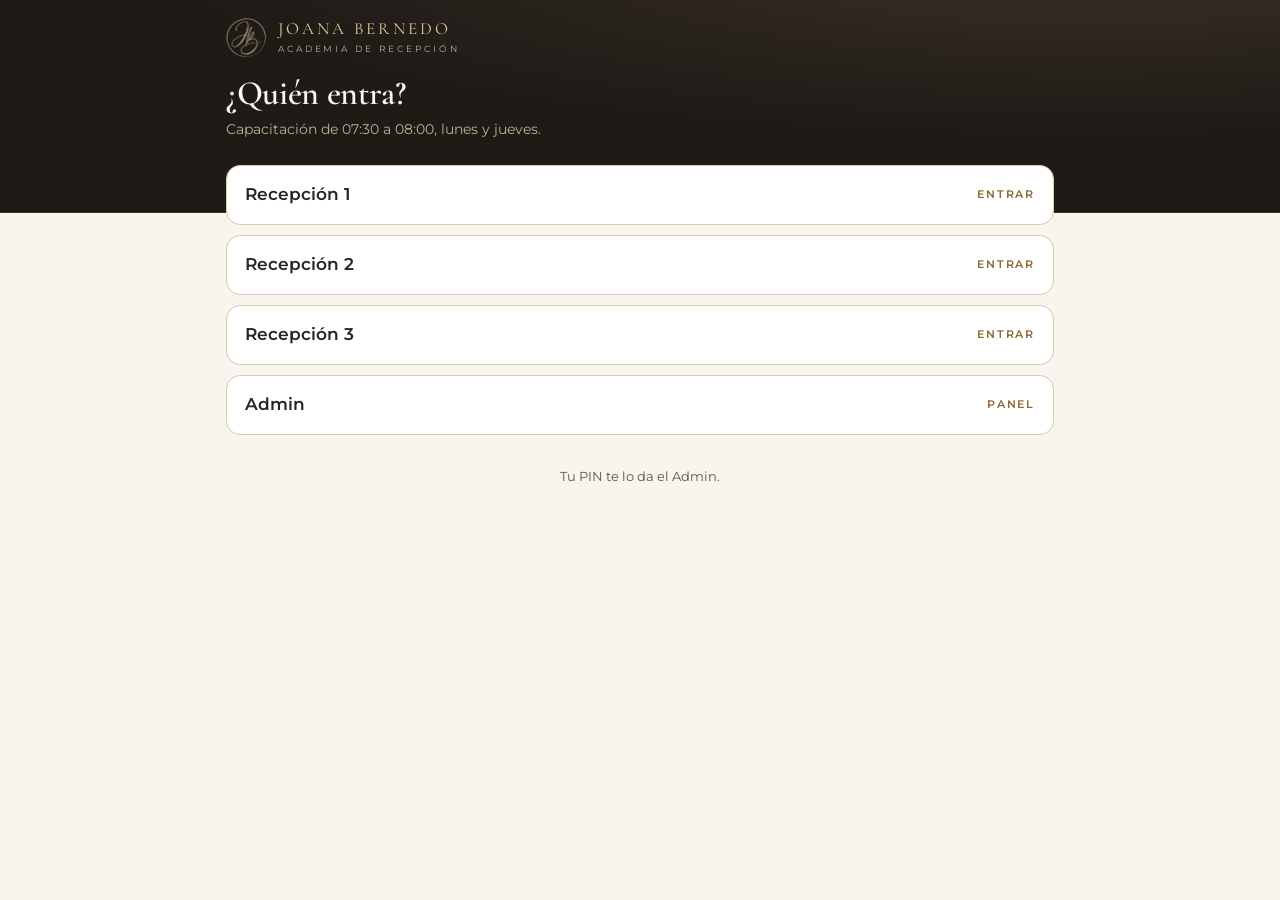
<file: index.html>
<!doctype html>
<html lang="es">
<head>
<meta charset="utf-8">
<meta name="viewport" content="width=device-width, initial-scale=1, viewport-fit=cover">
<meta name="theme-color" content="#1E1A16">
<meta name="robots" content="noindex">
<title>Academia de Recepción</title>
<link rel="preconnect" href="https://fonts.googleapis.com">
<link rel="preconnect" href="https://fonts.gstatic.com" crossorigin>
<link href="https://fonts.googleapis.com/css2?family=Cormorant+Garamond:wght@500;600;700&family=Montserrat:wght@400;500;600;700&display=swap" rel="stylesheet">
<link rel="stylesheet" href="css/academia.css?v=10">
</head>
<body>
<div id="app" aria-live="polite"></div>
<script src="js/config.js?v=10"></script>
<script src="js/datos.js?v=10"></script>
<script src="js/ilustraciones.js?v=10"></script>
<script src="js/modulos.js?v=10"></script>
<script src="js/modulos-9-12.js?v=10"></script>
<script src="js/modulos-13-16.js?v=10"></script>
<script src="js/modulos-17-20.js?v=10"></script>
<script src="js/narracion.js?v=10"></script>
<script src="js/app.js?v=10"></script>
</body>
</html>
</file>
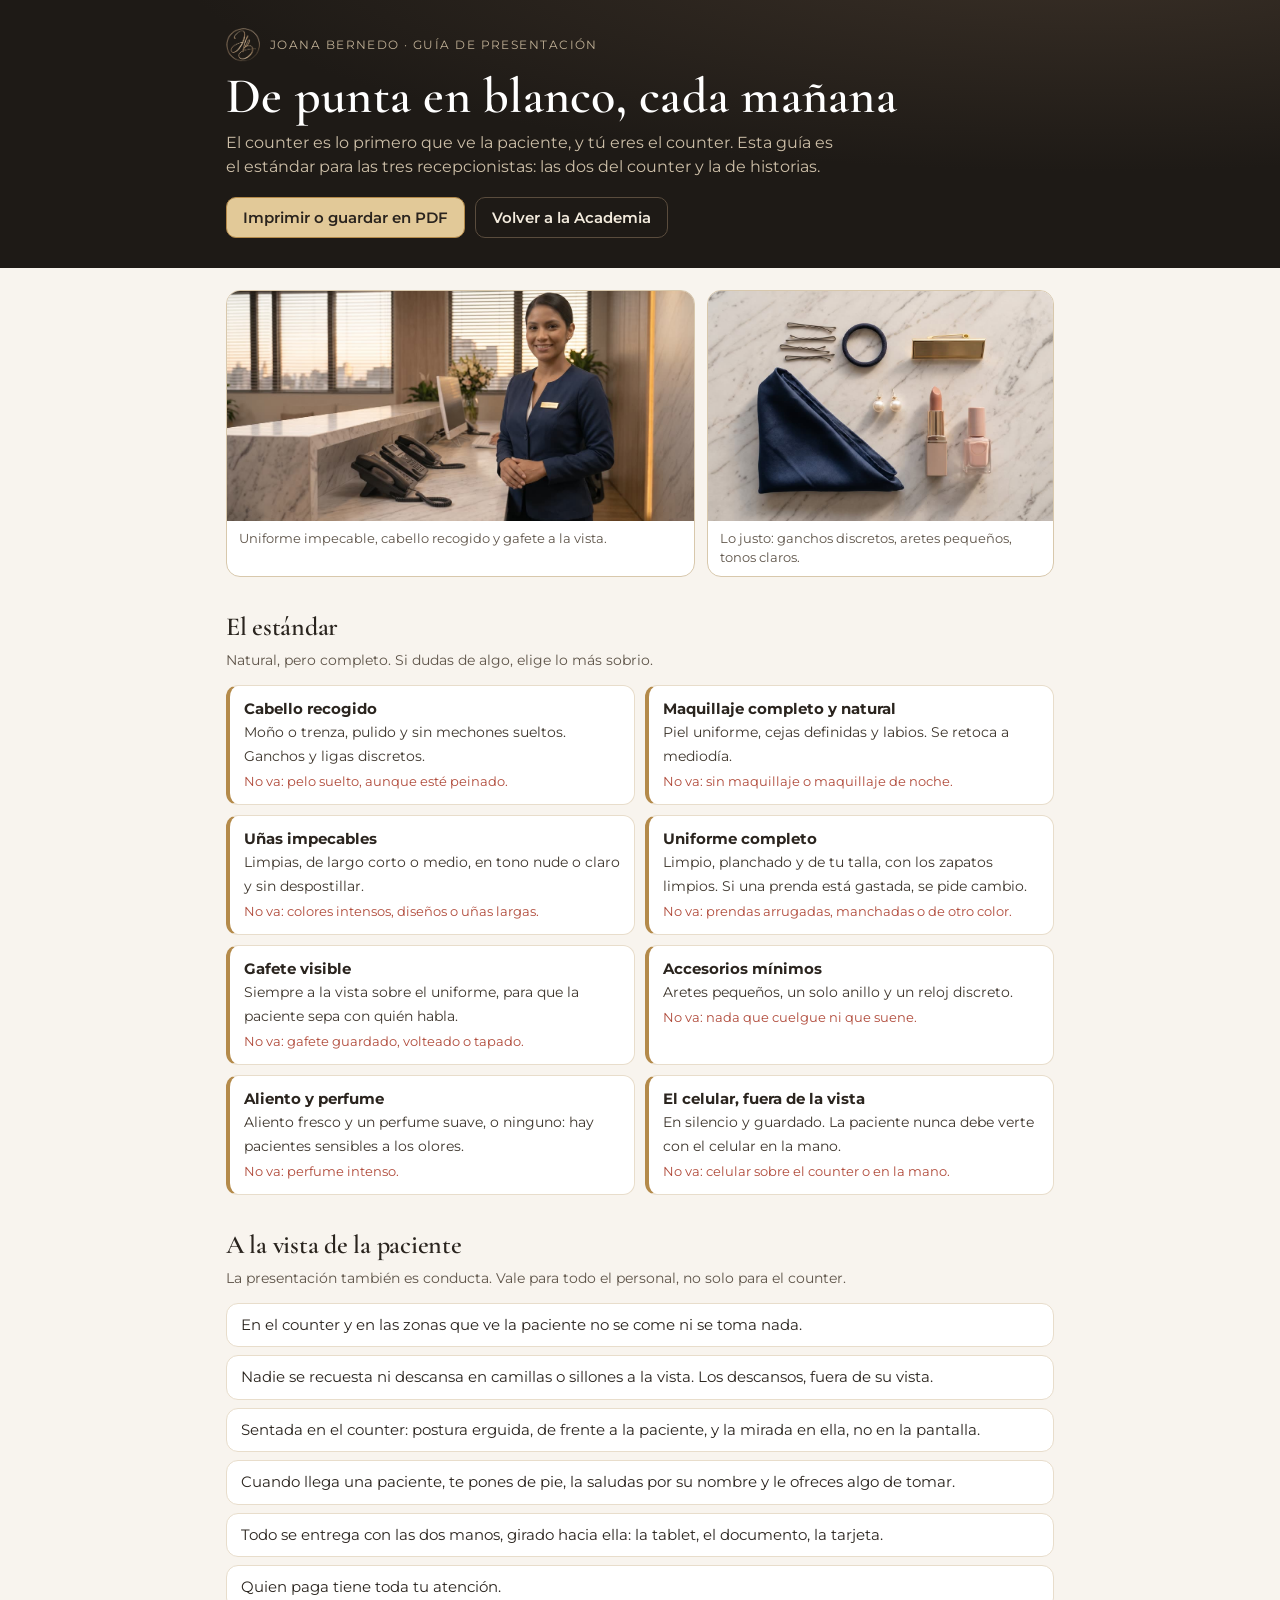
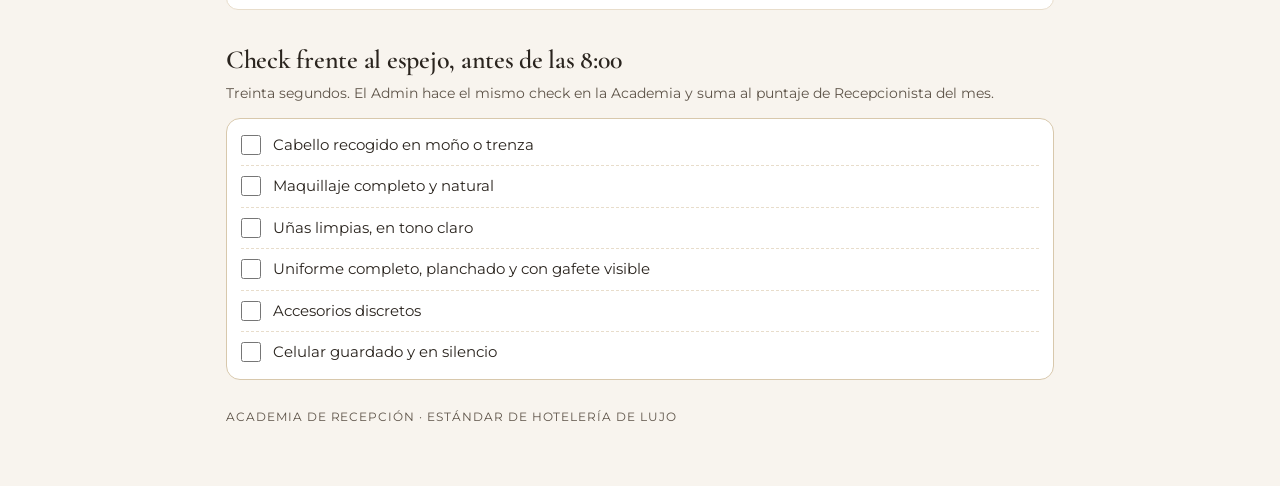
<file: guia.html>
<!doctype html>
<html lang="es">
<head>
<meta charset="utf-8">
<meta name="viewport" content="width=device-width, initial-scale=1, viewport-fit=cover">
<meta name="theme-color" content="#1E1A16">
<meta name="robots" content="noindex">
<title>Guía de presentación · Academia de Recepción</title>
<link rel="preconnect" href="https://fonts.googleapis.com">
<link rel="preconnect" href="https://fonts.gstatic.com" crossorigin>
<link href="https://fonts.googleapis.com/css2?family=Cormorant+Garamond:wght@500;600;700&family=Montserrat:wght@400;500;600;700&display=swap" rel="stylesheet">
<style>
  :root {
    --fondo: #F8F4EE; --papel: #FFFFFF; --tinta: #2A241E; --gris: #5E5449; --filete: #E8DDCB; --senal: #B48A4A;
    --oro-claro: #E2C998; --noche: #1E1A16;
    --mono: 'Montserrat', system-ui, sans-serif; --sans: 'Montserrat', system-ui, sans-serif; --serif: 'Cormorant Garamond', Georgia, serif;
  }
  * { box-sizing: border-box; }
  body { margin: 0; background: var(--fondo); color: var(--tinta); font-family: var(--sans); font-size: 16px; line-height: 1.5; -webkit-font-smoothing: antialiased; }
  .hoja { max-width: 860px; margin: 0 auto; padding: 0 16px 48px; }
  .banda { background: radial-gradient(120% 140% at 85% -20%, #3A3027 0%, var(--noche) 60%); color: #fff; padding: 28px 0 30px; }
  .banda .hoja { padding-bottom: 0; }
  .rotulo { font-family: var(--mono); font-size: 12px; letter-spacing: .12em; text-transform: uppercase; color: #BFAF95; margin: 0; }
  h1 { font-family: var(--serif); font-weight: 600; font-size: clamp(34px, 7vw, 50px); line-height: 1.05; letter-spacing: .005em; margin: 8px 0 8px; }
  .banda p.sub { margin: 0; color: #CDBFA8; max-width: 56ch; }
  .acciones { display: flex; gap: 10px; margin-top: 18px; flex-wrap: wrap; }
  .btn { display: inline-flex; align-items: center; gap: 8px; border: 1px solid var(--senal); background: var(--oro-claro); color: var(--tinta); border-radius: 10px; padding: 10px 16px; font: 600 15px var(--sans); cursor: pointer; text-decoration: none; }
  .btn.claro { background: transparent; color: #F3EBDD; border-color: #5A4C3D; }
  .fotos { display: grid; grid-template-columns: 1.35fr 1fr; gap: 12px; margin-top: 22px; }
  .fotos figure { margin: 0; border: 1px solid #D8C8AC; border-radius: 14px; overflow: hidden; background: var(--papel); }
  .fotos img { display: block; width: 100%; height: 230px; object-fit: cover; }
  .fotos figcaption { font-size: 13px; color: var(--gris); padding: 8px 12px; }
  h2 { font-family: var(--serif); font-weight: 600; font-size: 26px; margin: 30px 0 4px; letter-spacing: -.01em; }
  .nota { color: var(--gris); font-size: 14px; margin: 0; }
  .reglas { display: grid; grid-template-columns: 1fr 1fr; gap: 10px; margin-top: 14px; }
  .regla { background: var(--papel); border: 1px solid var(--filete); border-left: 4px solid var(--senal); border-radius: 12px; padding: 12px 14px; break-inside: avoid; }
  .regla b { display: block; font-size: 15px; }
  .regla span { font-size: 14px; color: #3E362D; }
  .regla .no { display: block; margin-top: 4px; font-size: 13px; color: #B04A3A; }
  .conducta { list-style: none; padding: 0; margin: 14px 0 0; display: grid; gap: 8px; }
  .conducta li { background: var(--papel); border: 1px solid var(--filete); border-radius: 12px; padding: 10px 14px; font-size: 15px; break-inside: avoid; }
  .espejo { margin-top: 14px; border: 1px solid #D8C8AC; border-radius: 14px; background: var(--papel); padding: 6px 14px; break-inside: avoid; }
  .espejo label { display: flex; gap: 12px; align-items: center; padding: 9px 0; border-bottom: 1px dashed var(--filete); font-size: 15px; }
  .espejo label:last-child { border-bottom: 0; }
  .espejo input { width: 20px; height: 20px; accent-color: var(--tinta); margin: 0; flex: none; }
  .pie { margin-top: 28px; font-family: var(--mono); font-size: 12px; letter-spacing: .08em; color: var(--gris); text-transform: uppercase; }
  @media (max-width: 640px) {
    .fotos { grid-template-columns: 1fr; }
    .fotos img { height: 200px; }
    .reglas { grid-template-columns: 1fr; }
  }
  @media print {
    @page { size: A4; margin: 12mm; }
    body { background: #fff; font-size: 12.5px; }
    .banda { background: #fff; color: var(--tinta); padding: 0 0 8px; border-bottom: 3px solid var(--tinta); }
    .banda p.sub { color: var(--gris); }
    .rotulo { color: var(--gris); }
    .acciones { display: none; }
    .hoja { max-width: none; padding: 0; }
    h1 { font-size: 26px; }
    h2 { font-size: 15px; margin-top: 14px; }
    .fotos { margin-top: 10px; }
    .fotos img { height: 150px; }
    .reglas { gap: 6px; margin-top: 8px; }
    .regla { padding: 7px 10px; }
    .regla span { font-size: 12px; }
    .conducta { gap: 4px; margin-top: 8px; }
    .conducta li { padding: 5px 10px; font-size: 12px; }
    .espejo { margin-top: 8px; padding: 2px 10px; }
    .espejo label { padding: 4px 0; font-size: 12px; }
    .pie { margin-top: 10px; }
    * { -webkit-print-color-adjust: exact; print-color-adjust: exact; }
  }
</style>
</head>
<body>
<header class="banda">
  <div class="hoja">
    <p class="rotulo" style="display:flex;align-items:center;gap:10px"><img src="media/logo-jb.png" alt="" style="width:34px;height:34px">Joana Bernedo · Guía de presentación</p>
    <h1>De punta en blanco, cada mañana</h1>
    <p class="sub">El counter es lo primero que ve la paciente, y tú eres el counter. Esta guía es el estándar para las tres recepcionistas: las dos del counter y la de historias.</p>
    <div class="acciones">
      <button class="btn" type="button" onclick="window.print()">Imprimir o guardar en PDF</button>
      <a class="btn claro" href="./">Volver a la Academia</a>
    </div>
  </div>
</header>

<main class="hoja">
  <div class="fotos">
    <figure><img src="media/guia-presencia.jpg" alt="Recepcionista de pie con uniforme azul marino, cabello recogido y gafete visible"><figcaption>Uniforme impecable, cabello recogido y gafete a la vista.</figcaption></figure>
    <figure><img src="media/guia-accesorios.jpg" alt="Ganchos, liga, aretes pequeños de perla, labial y esmalte en tono claro"><figcaption>Lo justo: ganchos discretos, aretes pequeños, tonos claros.</figcaption></figure>
  </div>

  <h2>El estándar</h2>
  <p class="nota">Natural, pero completo. Si dudas de algo, elige lo más sobrio.</p>
  <div class="reglas">
    <div class="regla"><b>Cabello recogido</b><span>Moño o trenza, pulido y sin mechones sueltos. Ganchos y ligas discretos.</span><span class="no">No va: pelo suelto, aunque esté peinado.</span></div>
    <div class="regla"><b>Maquillaje completo y natural</b><span>Piel uniforme, cejas definidas y labios. Se retoca a mediodía.</span><span class="no">No va: sin maquillaje o maquillaje de noche.</span></div>
    <div class="regla"><b>Uñas impecables</b><span>Limpias, de largo corto o medio, en tono nude o claro y sin despostillar.</span><span class="no">No va: colores intensos, diseños o uñas largas.</span></div>
    <div class="regla"><b>Uniforme completo</b><span>Limpio, planchado y de tu talla, con los zapatos limpios. Si una prenda está gastada, se pide cambio.</span><span class="no">No va: prendas arrugadas, manchadas o de otro color.</span></div>
    <div class="regla"><b>Gafete visible</b><span>Siempre a la vista sobre el uniforme, para que la paciente sepa con quién habla.</span><span class="no">No va: gafete guardado, volteado o tapado.</span></div>
    <div class="regla"><b>Accesorios mínimos</b><span>Aretes pequeños, un solo anillo y un reloj discreto.</span><span class="no">No va: nada que cuelgue ni que suene.</span></div>
    <div class="regla"><b>Aliento y perfume</b><span>Aliento fresco y un perfume suave, o ninguno: hay pacientes sensibles a los olores.</span><span class="no">No va: perfume intenso.</span></div>
    <div class="regla"><b>El celular, fuera de la vista</b><span>En silencio y guardado. La paciente nunca debe verte con el celular en la mano.</span><span class="no">No va: celular sobre el counter o en la mano.</span></div>
  </div>

  <h2>A la vista de la paciente</h2>
  <p class="nota">La presentación también es conducta. Vale para todo el personal, no solo para el counter.</p>
  <ul class="conducta">
    <li>En el counter y en las zonas que ve la paciente no se come ni se toma nada.</li>
    <li>Nadie se recuesta ni descansa en camillas o sillones a la vista. Los descansos, fuera de su vista.</li>
    <li>Sentada en el counter: postura erguida, de frente a la paciente, y la mirada en ella, no en la pantalla.</li>
    <li>Cuando llega una paciente, te pones de pie, la saludas por su nombre y le ofreces algo de tomar.</li>
    <li>Todo se entrega con las dos manos, girado hacia ella: la tablet, el documento, la tarjeta.</li>
    <li>Quien paga tiene toda tu atención.</li>
  </ul>

  <h2>Check frente al espejo, antes de las 8:00</h2>
  <p class="nota">Treinta segundos. El Admin hace el mismo check en la Academia y suma al puntaje de Recepcionista del mes.</p>
  <div class="espejo">
    <label><input type="checkbox"> Cabello recogido en moño o trenza</label>
    <label><input type="checkbox"> Maquillaje completo y natural</label>
    <label><input type="checkbox"> Uñas limpias, en tono claro</label>
    <label><input type="checkbox"> Uniforme completo, planchado y con gafete visible</label>
    <label><input type="checkbox"> Accesorios discretos</label>
    <label><input type="checkbox"> Celular guardado y en silencio</label>
  </div>

  <p class="pie">Academia de Recepción · estándar de hotelería de lujo</p>
</main>
</body>
</html>
</file>
<file: css/academia.css>
:root {
  --fondo: #F8F4EE;
  --papel: #FFFFFF;
  --crema: #F3EBDD;
  --crema-2: #FBF7F0;
  --tinta: #2A241E;
  --noche: #1E1A16;
  --gris: #5E5449;
  --gris-claro: #8C8072;
  --filete: #E8DDCB;
  --borde: #D8C8AC;
  --senal: #C9A46A;
  --senal-suave: #F6EEDF;
  --oro: #B48A4A;
  --oro-osc: #8A6A33;
  --oro-claro: #E2C998;
  --bien: #3F7A58;
  --bien-suave: #E7F2EB;
  --mal: #B04A3A;
  --mal-suave: #F9E7E3;
  --radio: 16px;
  --radio-sm: 10px;
  --serif: 'Cormorant Garamond', Georgia, serif;
  --mono: 'Montserrat', system-ui, sans-serif;
  --sans: 'Montserrat', system-ui, sans-serif;
  --sale: cubic-bezier(.16, 1, .3, 1);
}

* { box-sizing: border-box; }
html { -webkit-text-size-adjust: 100%; }
body {
  margin: 0;
  background: var(--fondo);
  color: var(--tinta);
  font: 400 16px/1.5 var(--sans);
  -webkit-font-smoothing: antialiased;
  min-height: 100dvh;
}
::selection { background: var(--senal); color: var(--tinta); }
* { scrollbar-width: thin; scrollbar-color: var(--filete) transparent; }
button, input, textarea { font: inherit; color: inherit; }
button { cursor: pointer; }
:focus-visible { outline: 3px solid var(--senal); outline-offset: 2px; border-radius: 6px; }
h1, h2, h3 { margin: 0; line-height: 1.2; text-wrap: balance; }
p { margin: 0; }
.num { font-family: var(--mono); font-variant-numeric: tabular-nums; letter-spacing: -.01em; }
.rotulo { font-size: 11px; font-weight: 600; letter-spacing: .08em; text-transform: uppercase; color: var(--gris); }
.oculto { position: absolute; width: 1px; height: 1px; overflow: hidden; clip: rect(0 0 0 0); }

.contenedor { width: 100%; max-width: 560px; margin: 0 auto; padding: 0 16px; }

/* ── Banda superior ── */
.banda { background: var(--tinta); color: #F3EBDD; padding: 18px 0 64px; }
.banda .fila { display: flex; align-items: center; justify-content: space-between; gap: 12px; }
.banda .quien { font-size: 13px; color: #CDBFA8; }
.banda .quien b { color: #fff; font-weight: 600; }
.banda h1 { font-size: 28px; font-weight: 700; margin-top: 18px; letter-spacing: -.01em; }
.banda .sub { font-size: 14px; color: #BFAF95; margin-top: 6px; }
.enlace-banda { white-space: nowrap; flex: none; background: none; border: 1px solid #4A4036; color: #EFE6D6; border-radius: 999px; padding: 6px 12px; font-size: 13px; }
.enlace-banda:hover { border-color: #8C8072; }
.aviso-demo { background: var(--senal); color: var(--tinta); font-size: 13px; padding: 8px 16px; text-align: center; }

/* ── Pase de capacitación ── */
.pase { position: relative; background: var(--papel); border: 1px solid var(--borde); border-radius: var(--radio); margin-top: -46px; box-shadow: 0 10px 24px -14px rgba(42,36,30,.28); }
.pase-cab { display: flex; gap: 14px; padding: 18px 18px 16px; align-items: flex-start; }
.pase-cab .txt { flex: 1; min-width: 0; }
.pase-cab h2 { font-size: 23px; font-weight: 700; margin-top: 4px; }
.pase-cab p { color: var(--gris); font-size: 15px; margin-top: 6px; }
.pase-cab .ilus { width: 76px; height: 76px; flex: none; }
.perforado { position: relative; border-top: 1.5px dashed var(--tinta); margin: 0 14px; }
.perforado::before, .perforado::after { content: ""; position: absolute; top: -11px; width: 20px; height: 20px; border-radius: 50%; background: var(--fondo); border: 1px solid var(--borde); }
.perforado::before { left: -25px; clip-path: inset(0 0 0 50%); }
.perforado::after { right: -25px; clip-path: inset(0 50% 0 0); }
.segmentos { display: grid; grid-template-columns: repeat(3, 1fr); }
.segmentos > div { padding: 12px 18px; border-right: 1px solid var(--filete); }
.segmentos > div:last-child { border-right: 0; }
.segmentos b { display: block; font-family: var(--mono); font-size: 19px; font-weight: 600; margin-top: 2px; }
.pase .acciones { padding: 4px 18px 18px; }
.sello { position: absolute; right: 16px; top: 14px; border: 2.5px solid var(--bien); color: var(--bien); font-family: var(--mono); font-weight: 600; font-size: 13px; padding: 4px 8px; border-radius: 6px; transform: rotate(-8deg); letter-spacing: .04em; background: rgba(255,255,255,.85); }
.sello.anim { animation: sellar .5s var(--sale) both; }
@keyframes sellar { from { transform: rotate(-8deg) scale(2.2); opacity: 0; } to { transform: rotate(-8deg) scale(1); opacity: 1; } }

/* ── Botones ── */
.btn { letter-spacing: .02em; display: flex; align-items: center; justify-content: center; gap: 8px; width: 100%; min-height: 52px; border-radius: 12px; border: 1px solid var(--borde); background: var(--tinta); color: #fff; font-weight: 600; font-size: 17px; padding: 12px 18px; transition: transform .15s var(--sale), background .15s; }
.btn:hover { background: #333; }
.btn:active { transform: scale(.98); }
.btn[disabled] { background: #CDBFA8; border-color: #CDBFA8; color: #fff; cursor: not-allowed; transform: none; }
.btn.sec { background: transparent; color: var(--tinta); }
.btn.sec:hover { background: #F3EBDD; }
.btn.chico { min-height: 40px; font-size: 15px; width: auto; padding: 8px 14px; border-radius: 10px; }
.btn.senal { background: var(--senal); border-color: var(--senal); color: var(--tinta); }
.btn.senal:hover { background: #B48A4A; }
.btn .carga { width: 16px; height: 16px; border: 2px solid currentColor; border-right-color: transparent; border-radius: 50%; animation: gira .7s linear infinite; }
@keyframes gira { to { transform: rotate(360deg); } }

/* ── Secciones y tablero ── */
.seccion { margin-top: 28px; }
.seccion > .titulo { display: flex; align-items: baseline; justify-content: space-between; gap: 12px; padding-bottom: 8px; border-bottom: 1px solid var(--tinta); }
.seccion > .titulo h3 { font-size: 17px; font-weight: 700; }
.tablero { list-style: none; margin: 0; padding: 0; }
.tablero li { display: grid; grid-template-columns: 34px 1fr auto; gap: 10px; align-items: center; padding: 13px 0; border-bottom: 1px solid var(--filete); }
.tablero li.abrible { cursor: pointer; }
.tablero li.abrible:hover .nombre { text-decoration: underline; text-underline-offset: 3px; }
.tablero .n { font-family: var(--mono); font-size: 13px; color: var(--gris); }
.tablero .nombre { font-weight: 600; font-size: 15px; line-height: 1.3; }
.tablero .fecha { display: block; font-family: var(--mono); font-size: 12px; color: var(--gris); font-weight: 500; margin-top: 2px; }
.tablero li.apagado .nombre { color: var(--gris-claro); font-weight: 500; }

.tag { display: inline-flex; align-items: center; gap: 4px; font-family: var(--mono); font-size: 12px; font-weight: 600; letter-spacing: .03em; padding: 4px 8px; border-radius: 6px; white-space: nowrap; border: 1px solid transparent; }
.tag.aprobado { background: var(--tinta); color: #fff; }
.tag.hoy, .tag.atrasado { background: var(--senal); color: var(--tinta); }
.tag.atrasado { border-color: var(--tinta); }
.tag.reintentar { background: var(--papel); border-color: var(--tinta); }
.tag.programado { color: var(--gris); border-color: var(--filete); }
.tag.proximo { color: var(--gris-claro); }
.flap { display: inline-block; animation: flap .42s var(--sale) both; transform-origin: 50% 50%; }
@keyframes flap { 0% { transform: rotateX(90deg); opacity: .2; } 100% { transform: rotateX(0); opacity: 1; } }

.tarjeta-linea { border: 1px solid var(--borde); border-radius: var(--radio); background: var(--papel); padding: 16px; }
.turno-dia { display: grid; grid-template-columns: 1fr 1fr; gap: 10px; margin-top: 12px; }
.turno-dia button { text-align: left; border: 1px solid var(--borde); background: var(--papel); border-radius: 12px; padding: 12px 14px; min-height: 64px; }
.turno-dia button:hover { background: #FBF7F0; }
.turno-dia b { display: block; font-size: 15px; }
.turno-dia span { font-size: 13px; color: var(--gris); }
.turno-dia .hecho { background: var(--bien-suave); border-color: var(--bien); }
.turno-dia .hecho span { color: var(--bien); }
.turno-dia .boton-enlace { display: block; text-align: left; border: 1px solid var(--borde); background: var(--papel); border-radius: 12px; padding: 12px 14px; min-height: 64px; color: inherit; text-decoration: none; }
.turno-dia .boton-enlace:hover { background: #FBF7F0; }
.turno-dia .boton-enlace b { display: block; font-size: 15px; }
.turno-dia .boton-enlace span { font-size: 13px; color: var(--gris); }

.ranking { list-style: none; padding: 0; margin: 0; }
.ranking li { display: grid; grid-template-columns: 28px 1fr auto; gap: 10px; align-items: center; padding: 12px 0; border-bottom: 1px solid var(--filete); }
.ranking .pos { font-family: var(--mono); font-weight: 600; }
.ranking li.primero .pos { background: var(--senal); border-radius: 6px; text-align: center; }
.ranking .barra { height: 4px; background: var(--filete); border-radius: 2px; margin-top: 6px; overflow: hidden; }
.ranking .barra i { display: block; height: 100%; background: var(--tinta); }
.nota-pie { font-size: 13px; color: var(--gris); margin-top: 10px; }
.pie { padding: 32px 0 48px; text-align: center; font-size: 13px; color: var(--gris); }

/* ── Ingreso ── */
.ingreso { min-height: 100dvh; display: flex; flex-direction: column; }
.ingreso .banda { padding-bottom: 72px; }
.lista-usuarios { display: grid; gap: 10px; margin-top: -48px; }
.lista-usuarios button { display: flex; align-items: center; justify-content: space-between; gap: 12px; background: var(--papel); border: 1px solid var(--borde); border-radius: 14px; padding: 16px 18px; text-align: left; font-weight: 600; font-size: 17px; min-height: 60px; transition: transform .15s var(--sale); }
.lista-usuarios button:hover { background: #FBF7F0; }
.lista-usuarios button:active { transform: scale(.99); }
.lista-usuarios .rotulo { font-weight: 600; }
.teclado-pin { margin-top: -48px; background: var(--papel); border: 1px solid var(--borde); border-radius: var(--radio); padding: 20px 18px; }
.puntos-pin { display: flex; justify-content: center; gap: 14px; margin: 14px 0 6px; }
.puntos-pin i { width: 14px; height: 14px; border-radius: 50%; border: 1.5px solid var(--tinta); }
.puntos-pin i.lleno { background: var(--tinta); }
.puntos-pin.error { animation: sacude .35s; }
@keyframes sacude { 25% { transform: translateX(-8px); } 50% { transform: translateX(8px); } 75% { transform: translateX(-4px); } }
.msg-error { text-align: center; color: var(--mal); font-size: 14px; min-height: 21px; }
.teclas { display: grid; grid-template-columns: repeat(3, 1fr); gap: 10px; margin-top: 8px; }
.teclas button { min-height: 58px; border-radius: 12px; border: 1px solid var(--filete); background: var(--fondo); font-family: var(--mono); font-size: 22px; font-weight: 600; }
.teclas button:hover { border-color: var(--tinta); }
.teclas button:active { background: var(--senal-suave); }
.teclas .vacia { visibility: hidden; }

/* ── Lección ── */
.leccion { min-height: 100dvh; display: flex; flex-direction: column; background: var(--fondo); }
.barra-leccion { position: sticky; top: 0; z-index: 5; background: var(--fondo); border-bottom: 1px solid var(--filete); }
.barra-leccion .fila { display: flex; align-items: center; gap: 12px; height: 56px; }
.cerrar { width: 40px; height: 40px; border-radius: 10px; border: 1px solid var(--filete); background: var(--papel); display: grid; place-items: center; flex: none; }
.cerrar:hover { border-color: var(--tinta); }
.progreso { flex: 1; display: flex; gap: 4px; }
.progreso i { flex: 1; height: 5px; border-radius: 3px; background: var(--filete); transition: background .25s; }
.progreso i.hecho { background: var(--tinta); }
.progreso i.actual { background: var(--senal); }
.paso-num { font-family: var(--mono); font-size: 12px; color: var(--gris); flex: none; }
.cuerpo-leccion { flex: 1; padding-top: 22px; padding-bottom: 120px; }
.entra { animation: entra .35s var(--sale) both; }
@keyframes entra { from { opacity: 0; transform: translateY(10px); } to { opacity: 1; transform: none; } }
.pie-leccion { position: fixed; left: 0; right: 0; bottom: 0; z-index: 6; background: linear-gradient(to top, var(--fondo) 70%, rgba(248,244,238,0)); padding: 18px 0 calc(16px + env(safe-area-inset-bottom)); }

.paso-titulo { font-size: 24px; font-weight: 700; letter-spacing: -.01em; }
.paso-sub { color: var(--gris); margin-top: 8px; font-size: 16px; }
.escena-ilus { display: grid; place-items: center; background: var(--papel); border: 1px solid var(--borde); border-radius: var(--radio); height: 200px; margin-bottom: 22px; }
.escena-ilus .ilus { width: 150px; height: 150px; }
.porque { margin-top: 20px; padding: 14px 16px; border-radius: 12px; background: var(--senal-suave); font-size: 15px; }
.porque .rotulo { color: #8A6A33; display: block; margin-bottom: 4px; }

.ilus { stroke: var(--tinta); stroke-width: 1.6; }
.ilus .acento { stroke: var(--senal); stroke-width: 2.2; }
.ilus .base { stroke: var(--filete); }

.carta { margin-top: 18px; background: #FFFCF6; border: 1px solid var(--borde); border-radius: var(--radio); padding: 6px; }
.carta-cab { display: flex; justify-content: space-between; align-items: center; gap: 10px; padding: 10px 12px 8px; border-bottom: 1px solid var(--filete); }
.carta-cab .rotulo { overflow: hidden; text-overflow: ellipsis; white-space: nowrap; }
.carta-num { font-size: 13px; color: var(--gris); flex: none; }
.carta-ficha { padding: 22px 18px 18px; min-height: 280px; text-align: center; touch-action: pan-y; user-select: none; cursor: grab; }
.carta-ficha.entra { animation: fichaEntra .35s var(--sale); }
@keyframes fichaEntra { from { opacity: 0; transform: translateY(6px); } to { opacity: 1; transform: none; } }
.carta-ilus { width: 92px; height: 92px; margin: 0 auto; border-radius: 50%; background: var(--papel); border: 1px solid var(--filete); display: grid; place-items: center; box-shadow: 0 0 0 5px #FFFCF6, 0 0 0 6px var(--senal); }
.carta-ilus .ilus { width: 70px; height: 70px; }
.carta-ficha h3 { font-size: 23px; font-weight: 700; letter-spacing: -.01em; margin-top: 18px; }
.carta-ficha p { margin: 10px auto 0; font-size: 17px; line-height: 1.55; color: #3E362D; max-width: 46ch; }
.carta-ficha blockquote { margin: 16px auto 0; max-width: 46ch; text-align: left; padding: 12px 14px; border-left: 3px solid var(--senal); background: var(--papel); border-radius: 0 10px 10px 0; font-size: 16px; font-weight: 500; }
.carta-ficha blockquote .rotulo { display: block; margin-bottom: 4px; color: #8A6A33; }
.carta-controles { display: grid; grid-template-columns: 48px 1fr 48px; gap: 10px; align-items: center; padding: 6px 10px 12px; }
.carta-flecha { width: 48px; height: 48px; border-radius: 50%; border: 1px solid var(--borde); background: var(--papel); display: grid; place-items: center; }
.carta-flecha:disabled { border-color: var(--filete); color: var(--filete); }
.carta-voz { justify-self: center; display: inline-flex; align-items: center; gap: 8px; min-height: 44px; padding: 0 20px; border-radius: 999px; border: 1px solid var(--borde); background: var(--tinta); color: #fff; font-weight: 600; font-size: 15px; }
.carta-voz[aria-pressed="true"] { background: var(--senal); border-color: var(--senal); color: var(--tinta); }
.carta-indice { list-style: none; margin: 0; padding: 0; border-top: 1px solid var(--filete); }
.carta-indice li + li { border-top: 1px dashed var(--filete); }
.carta-indice button { width: 100%; display: flex; gap: 12px; align-items: baseline; text-align: left; background: none; border: 0; padding: 11px 12px; font-size: 15px; color: var(--gris); }
.carta-indice button .num { font-size: 12px; color: var(--filete); }
.carta-indice button.visto { color: var(--tinta); }
.carta-indice button.visto .num { color: var(--gris); }
.carta-indice button.on { color: var(--tinta); font-weight: 700; background: var(--papel); border-radius: 10px; box-shadow: inset 3px 0 0 var(--senal); }
@media (prefers-reduced-motion: reduce) { .carta-ficha.entra { animation: none; } }

.real { display: flex; align-items: center; gap: 10px; margin-bottom: 10px; font-size: 13px; color: var(--gris); }
.situacion { display: flex; gap: 14px; align-items: center; background: var(--papel); border: 1px solid var(--borde); border-radius: var(--radio); padding: 16px; margin-top: 16px; }
.situacion .ilus { width: 64px; height: 64px; flex: none; }
.situacion p { font-size: 17px; font-weight: 500; }
.opciones { display: grid; gap: 10px; margin-top: 16px; }
.opcion { text-align: left; background: var(--papel); border: 1px solid var(--filete); border-radius: 12px; padding: 14px 16px; font-size: 16px; line-height: 1.4; transition: border-color .15s, background .15s; }
.opcion:hover:not([disabled]) { border-color: var(--tinta); }
.opcion.elegida { border-color: var(--tinta); box-shadow: inset 0 0 0 1px var(--tinta); }
.opcion.ok { border-color: var(--bien); background: var(--bien-suave); }
.opcion.no { border-color: var(--mal); background: var(--mal-suave); }
.opcion[disabled] { cursor: default; }
.opcion .nota { display: block; font-size: 14px; margin-top: 8px; color: #3E362D; }
.opcion .marca { font-family: var(--mono); font-size: 12px; font-weight: 600; display: block; margin-bottom: 4px; }
.opcion.ok .marca { color: var(--bien); }
.opcion.no .marca { color: var(--mal); }

.ordenar { list-style: none; padding: 0; margin: 16px 0 0; display: grid; gap: 8px; }
.ordenar li { display: grid; grid-template-columns: 28px 1fr auto; gap: 10px; align-items: center; background: var(--papel); border: 1px solid var(--filete); border-radius: 12px; padding: 10px 10px 10px 14px; touch-action: none; user-select: none; transition: transform .2s var(--sale), border-color .15s; }
.ordenar li.arrastrando { border-color: var(--tinta); box-shadow: 0 10px 20px -10px rgba(0,0,0,.35); z-index: 2; position: relative; transition: none; }
.ordenar li.ok { border-color: var(--bien); background: var(--bien-suave); }
.ordenar li.no { border-color: var(--mal); background: var(--mal-suave); }
.ordenar .pos { font-family: var(--mono); font-weight: 600; color: var(--gris); }
.ordenar .flechas { display: flex; gap: 4px; }
.ordenar .flechas button { width: 36px; height: 36px; border-radius: 8px; border: 1px solid var(--filete); background: var(--fondo); display: grid; place-items: center; }
.ordenar .flechas button:hover { border-color: var(--tinta); }
.ordenar .flechas button[disabled] { opacity: .3; cursor: default; }
.ordenar .agarre { cursor: grab; }

.ficha { background: var(--papel); border: 1px solid var(--borde); border-radius: var(--radio); padding: 22px 18px; margin-top: 16px; min-height: 150px; display: flex; flex-direction: column; justify-content: center; }
.ficha .texto { font-size: 20px; font-weight: 600; line-height: 1.35; }
.ficha .contador { font-family: var(--mono); font-size: 12px; color: var(--gris); margin-bottom: 10px; }
.botones-dos { display: grid; grid-template-columns: 1fr 1fr; gap: 10px; margin-top: 12px; }
.retro { margin-top: 12px; padding: 12px 14px; border-radius: 12px; font-size: 15px; }
.retro.ok { background: var(--bien-suave); color: #2A5A3F; }
.retro.no { background: var(--mal-suave); color: #7A2E22; }
.retro b { display: block; font-family: var(--mono); font-size: 12px; letter-spacing: .04em; margin-bottom: 2px; }

.errores-caja { position: relative; background: var(--papel); border: 1px solid var(--borde); border-radius: var(--radio); margin-top: 16px; overflow: hidden; }
.escena-errores { display: block; width: 100%; height: auto; }
.escena-errores .lin path, .escena-errores .lin ellipse, .escena-errores .lin rect, .escena-errores .lin circle { stroke: var(--tinta); stroke-width: 2.4; }
.escena-errores .acento { stroke: var(--tinta) !important; }
.escena-errores .punteado { stroke-dasharray: 5 5; stroke: var(--gris-claro) !important; }
.hallazgo { position: absolute; width: 30px; height: 30px; margin: -15px 0 0 -15px; border-radius: 50%; background: var(--senal); border: 2px solid var(--tinta); font-family: var(--mono); font-weight: 600; font-size: 13px; display: grid; place-items: center; animation: sellar .35s var(--sale) both; pointer-events: none; }
.toque-errado { position: absolute; width: 22px; height: 22px; margin: -11px 0 0 -11px; border-radius: 50%; border: 2px solid var(--mal); animation: desvanece .7s forwards; pointer-events: none; }
@keyframes desvanece { to { opacity: 0; transform: scale(1.8); } }
.lista-hallazgos { list-style: none; padding: 0; margin: 12px 0 0; display: grid; gap: 8px; counter-reset: h; }
.lista-hallazgos li { font-size: 15px; padding: 10px 12px; border-radius: 10px; background: var(--papel); border: 1px solid var(--filete); display: flex; gap: 10px; }
.lista-hallazgos li .num { font-weight: 600; }
.lista-hallazgos li.faltaba { border-style: dashed; color: var(--gris); }

.video-caja { position: relative; aspect-ratio: 16 / 9; margin-top: 16px; border: 1px solid var(--borde); border-radius: var(--radio); overflow: hidden; background: var(--tinta); }
.video-caja iframe, .video-caja video { position: absolute; inset: 0; width: 100%; height: 100%; border: 0; }
.fijate { margin: 6px 0 0; padding-left: 18px; }
.fijate li { margin-top: 4px; }

/* Simulador de llamada */
.llamada { background: var(--tinta); color: #F3EBDD; border-radius: var(--radio); padding: 22px 18px; margin-top: 16px; text-align: center; }
.llamada .ilus { width: 110px; height: 110px; stroke: #F3EBDD; }
.llamada .ilus .base { stroke: #3E352C; }
.llamada.sonando .ilus { animation: vibra .25s infinite; }
@keyframes vibra { 0%, 100% { transform: rotate(0); } 25% { transform: rotate(-4deg); } 75% { transform: rotate(4deg); } }
.timbres { display: grid; grid-template-columns: repeat(3, 1fr); gap: 6px; margin: 16px 0 8px; }
.timbres i { height: 8px; border-radius: 4px; background: #3E352C; overflow: hidden; display: block; }
.timbres i b { display: block; height: 100%; width: 100%; background: var(--senal); transform-origin: left; transform: scaleX(0); }
.llamada .estado { font-family: var(--mono); font-size: 13px; color: #CDBFA8; min-height: 20px; }
.llamada .btn { margin-top: 14px; }
.llamada .btn.claro { background: #F3EBDD; border-color: #F3EBDD; color: var(--tinta); }
.llamada .btn.claro:hover { background: #fff; }
.chat { display: grid; gap: 10px; margin-top: 16px; }
.burbuja { max-width: 88%; padding: 12px 14px; border-radius: 14px; font-size: 16px; line-height: 1.4; }
.burbuja.paciente { background: var(--papel); border: 1px solid var(--filete); justify-self: start; border-bottom-left-radius: 4px; }
.burbuja.yo { background: var(--tinta); color: #fff; justify-self: end; border-bottom-right-radius: 4px; }
.burbuja .rotulo { display: block; margin-bottom: 3px; }
.burbuja.yo .rotulo { color: #BFAF95; }

/* Evaluación y resultado */
.pregunta-num { font-family: var(--mono); font-size: 13px; color: var(--gris); }
.pregunta { font-size: 21px; font-weight: 700; margin-top: 6px; }
.resultado { text-align: center; }
.resultado .pase { margin-top: 8px; text-align: left; }
.resultado .grande { font-family: var(--mono); font-size: 56px; font-weight: 600; letter-spacing: -.03em; }
.repaso { list-style: none; padding: 0; margin: 16px 0 0; display: grid; gap: 10px; text-align: left; }
.repaso li { background: var(--papel); border: 1px solid var(--filete); border-radius: 12px; padding: 12px 14px; font-size: 15px; }
.repaso li b { display: block; }
.repaso li .bien { color: var(--bien); font-weight: 600; }

.compromisos .opcion { display: flex; gap: 12px; align-items: center; }
.compromisos .opcion i { width: 22px; height: 22px; border-radius: 50%; border: 1.5px solid var(--tinta); flex: none; display: grid; place-items: center; }
.compromisos .opcion.elegida i::after { content: ""; width: 12px; height: 12px; border-radius: 50%; background: var(--tinta); }

/* Formularios (turno, checklist) */
.form { display: grid; gap: 14px; margin-top: 16px; }
.check { display: flex; gap: 12px; align-items: flex-start; background: var(--papel); border: 1px solid var(--filete); border-radius: 12px; padding: 14px; cursor: pointer; }
.check input { width: 22px; height: 22px; accent-color: var(--tinta); margin: 0; flex: none; }
.check:has(input:checked) { border-color: var(--tinta); }
.campos { display: grid; grid-template-columns: 1fr 1fr; gap: 10px; }
.campo { display: grid; gap: 6px; }
.campo label { font-size: 13px; font-weight: 600; color: var(--gris); }
.campo input, .campo textarea, .campo select { width: 100%; border: 1px solid var(--filete); border-radius: 10px; padding: 12px; background: var(--papel); font-size: 17px; }
.campo input.num { font-family: var(--mono); }
.campo input:focus, .campo textarea:focus { outline: none; border-color: var(--tinta); box-shadow: 0 0 0 3px var(--senal-suave); }
.campo textarea { min-height: 84px; resize: vertical; font-size: 16px; }
.pestanas { display: flex; gap: 6px; margin-top: 16px; overflow-x: auto; scrollbar-width: none; }
.pestanas button { flex: none; border: 1px solid var(--filete); background: var(--papel); border-radius: 999px; padding: 8px 14px; font-size: 14px; font-weight: 600; }
.pestanas button[aria-selected="true"] { background: var(--tinta); color: #fff; border-color: var(--tinta); }

/* Admin */
.admin .banda { padding-bottom: 28px; }
.admin-nav { display: flex; gap: 6px; overflow-x: auto; scrollbar-width: none; margin-top: 18px; }
.admin-nav button { flex: none; background: transparent; color: #CDBFA8; border: 1px solid #4A4036; border-radius: 999px; padding: 8px 14px; font-size: 14px; font-weight: 600; }
.admin-nav button[aria-selected="true"] { background: var(--senal); color: var(--tinta); border-color: var(--senal); }
.resumen { display: grid; grid-template-columns: repeat(3, 1fr); border: 1px solid var(--borde); border-radius: 14px; background: var(--papel); margin-top: 20px; }
.resumen > div { padding: 12px 14px; border-right: 1px solid var(--filete); }
.resumen > div:last-child { border-right: 0; }
.resumen b { display: block; font-family: var(--mono); font-size: 22px; font-weight: 600; margin-top: 2px; }
.matriz-caja { overflow-x: auto; margin-top: 12px; border: 1px solid var(--borde); border-radius: 14px; background: var(--papel); }
.matriz { border-collapse: collapse; width: 100%; min-width: 520px; font-size: 14px; }
.matriz th, .matriz td { padding: 10px 8px; border-bottom: 1px solid var(--filete); text-align: center; white-space: nowrap; }
.matriz th { font-size: 11px; font-weight: 600; letter-spacing: .06em; text-transform: uppercase; color: var(--gris); background: #FBF7F0; }
.matriz th:first-child, .matriz td:first-child { text-align: left; position: sticky; left: 0; background: var(--papel); font-weight: 600; }
.matriz th:first-child { background: #FBF7F0; }
.matriz tr:last-child td { border-bottom: 0; }
.matriz td .tag { font-size: 11px; padding: 3px 6px; }
.matriz .vacio { color: var(--gris-claro); font-family: var(--mono); }
.detalle-celda { font-size: 11px; color: var(--gris); display: block; font-family: var(--mono); margin-top: 2px; }
.leyenda { display: flex; flex-wrap: wrap; gap: 8px 14px; margin-top: 10px; font-size: 13px; color: var(--gris); align-items: center; }

.vacio-estado { border: 1px dashed var(--filete); border-radius: 14px; padding: 22px 18px; text-align: center; color: var(--gris); margin-top: 12px; font-size: 15px; background: rgba(255,255,255,.5); }

.toast { position: fixed; left: 50%; bottom: calc(24px + env(safe-area-inset-bottom)); transform: translateX(-50%); background: var(--tinta); color: #fff; padding: 12px 18px; border-radius: 12px; font-size: 15px; z-index: 20; animation: entra .3s var(--sale) both; max-width: calc(100% - 32px); }
.toast.error { background: var(--mal); }

.esqueleto { height: 16px; border-radius: 8px; background: linear-gradient(90deg, #EFE6D6 25%, #F6EFE3 50%, #EFE6D6 75%); background-size: 200% 100%; animation: brillo 1.2s infinite; margin: 10px 0; }
@keyframes brillo { to { background-position: -200% 0; } }

@media (min-width: 760px) {
  .banda h1 { font-size: 34px; }
  .tarjeta { flex-basis: 70%; }
}
@media (prefers-reduced-motion: reduce) {
  *, *::before, *::after { animation-duration: .01ms !important; animation-iteration-count: 1 !important; transition-duration: .01ms !important; }
}

/* ── Identidad Joana Bernedo · Body Aesthetics ── */
.btn { border-color: var(--tinta); }
.btn.sec { border-color: var(--borde); }
.btn:not(.sec):not(.senal):not([disabled]) { background: var(--tinta); color: var(--crema-2); }
h1, h2, h3, .paso-titulo, .pase-cab h2, .carta-ficha h3 { font-family: var(--serif); font-weight: 600; letter-spacing: .005em; }
.banda h1 { font-size: 34px; font-weight: 600; line-height: 1.08; }
.pase-cab h2 { font-size: 28px; }
.paso-titulo { font-size: 30px; line-height: 1.1; }
.seccion > .titulo h3 { font-size: 22px; }
.carta-ficha h3 { font-size: 28px; }
.rotulo { letter-spacing: .16em; color: var(--oro-osc); }
.banda { background: radial-gradient(120% 140% at 85% -20%, #3A3027 0%, var(--noche) 60%); color: var(--crema); border-bottom: 1px solid #3E352C; }
.banda .quien b { color: var(--oro-claro); font-weight: 600; }
.banda h1 { color: #FBF7F0; }
.banda .rotulo, .banda .quien { letter-spacing: .14em; text-transform: uppercase; font-size: 11px; }
.marca-jb { display: flex; align-items: center; gap: 12px; margin-bottom: 4px; }
.marca-jb img { width: 40px; height: 40px; flex: none; }
.marca-jb span { display: block; font-family: var(--serif); font-size: 17px; letter-spacing: .18em; text-transform: uppercase; color: var(--oro-claro); line-height: 1.1; }
.marca-jb small { display: block; font-family: var(--sans); font-size: 9px; letter-spacing: .32em; text-transform: uppercase; color: #BFAF95; margin-top: 3px; }
.enlace-banda { border-color: #5A4C3D; color: var(--crema); }
.enlace-banda:hover { border-color: var(--oro); color: var(--oro-claro); }
.pase { border-color: var(--borde); box-shadow: 0 18px 40px -24px rgba(42,36,30,.45), 0 0 0 4px var(--crema-2), 0 0 0 5px var(--filete); }
.perforado { border-top-color: var(--borde); }
.perforado::before, .perforado::after { border-color: var(--borde); }
.tag.aprobado { background: var(--tinta); color: var(--oro-claro); border-color: var(--tinta); }
.tag.hoy, .tag.atrasado { background: var(--oro-claro); color: var(--tinta); border-color: var(--oro); }
.progreso i.hecho { background: var(--oro); }
.progreso i.actual { background: var(--oro-claro); }
.aviso-demo { background: var(--oro-claro); }
.carta { background: var(--crema-2); border-color: var(--borde); }
.carta-ilus { box-shadow: 0 0 0 5px var(--crema-2), 0 0 0 6px var(--oro); }
.carta-voz { background: var(--tinta); border-color: var(--tinta); color: var(--crema-2); letter-spacing: .04em; }
.carta-voz[aria-pressed="true"] { background: var(--oro-claro); border-color: var(--oro); color: var(--tinta); }
.carta-flecha { border-color: var(--borde); color: var(--tinta); }
.carta-indice button.on { box-shadow: inset 3px 0 0 var(--oro); }
.carta-ficha blockquote { border-left-color: var(--oro); }
.ilus .acento { stroke: var(--oro); }
.admin-nav button[aria-selected="true"] { background: var(--oro-claro); border-color: var(--oro); }
.puntos-pin i { border-color: var(--oro); }
.puntos-pin i.lleno { background: var(--oro); }
.teclas button { font-family: var(--serif); font-size: 26px; background: var(--crema-2); }
.resultado .grande { font-family: var(--serif); font-size: 64px; }
.campo input:focus, .campo textarea:focus { border-color: var(--oro); box-shadow: 0 0 0 3px var(--senal-suave); }
::selection { background: var(--oro-claro); color: var(--tinta); }

/* ── Inicio intuitivo: avance, accesos del día y módulos en bloques ── */
.avance-total { margin-top: 14px; }
.avance-txt { display: flex; justify-content: space-between; font-size: 14px; color: var(--crema); }
.avance-txt b { color: var(--oro-claro); }
.avance-barra { height: 6px; border-radius: 3px; background: #3E352C; margin-top: 8px; overflow: hidden; }
.avance-barra i { display: block; height: 100%; background: linear-gradient(90deg, var(--oro), var(--oro-claro)); border-radius: 3px; }
.sello.atrasado { border-color: var(--oro); color: var(--tinta); background: var(--oro-claro); }
.accesos { display: grid; grid-template-columns: 1fr 1fr; gap: 10px; margin-top: 12px; }
.acceso { display: flex; flex-direction: column; align-items: flex-start; gap: 2px; text-align: left; background: var(--papel); border: 1px solid var(--borde); border-radius: 14px; padding: 14px; min-height: 112px; color: inherit; text-decoration: none; font: inherit; cursor: pointer; transition: border-color .15s, transform .15s var(--sale); }
.acceso:hover { border-color: var(--oro); }
.acceso:active { transform: scale(.98); }
.acceso-ilus .ilus { width: 34px; height: 34px; }
.acceso b { font-family: var(--serif); font-size: 21px; font-weight: 600; margin-top: 6px; }
.acceso > span:last-child { font-size: 13px; color: var(--gris); display: inline-flex; align-items: center; gap: 4px; }
.acceso.hecho { background: var(--bien-suave); border-color: #B9D6C4; }
.acceso.hecho > span:last-child { color: var(--bien); }
.bitacora-plegable { margin-top: 12px; border: 1px solid var(--filete); border-radius: 14px; padding: 4px 14px; background: var(--crema-2); }
.bitacora-plegable summary { cursor: pointer; padding: 10px 0; font-weight: 600; font-size: 15px; }
.leyenda-mod { display: flex; flex-wrap: wrap; gap: 6px; margin-top: 10px; }
.bloque { margin-top: 16px; background: var(--papel); border: 1px solid var(--borde); border-radius: 18px; padding: 14px; }
.bloque.completo { background: linear-gradient(180deg, var(--senal-suave), var(--papel) 60%); }
.bloque-cab { display: grid; grid-template-columns: 40px 1fr auto; gap: 12px; align-items: center; }
.bloque-num { width: 40px; height: 40px; border-radius: 50%; display: grid; place-items: center; font-family: var(--sans); font-size: 17px; font-weight: 600; color: var(--oro-osc); border: 1px solid var(--oro); background: var(--crema-2); }
.bloque-cab h3 { font-size: 21px; line-height: 1.1; }
.bloque-cab p { font-size: 13px; color: var(--gris); margin: 2px 0 0; }
.bloque-avance { font-size: 13px; font-weight: 600; color: var(--oro-osc); background: var(--senal-suave); border-radius: 999px; padding: 4px 10px; }
.mod-grid { display: grid; grid-template-columns: 1fr 1fr; gap: 10px; margin-top: 14px; }
.mod-tile { display: flex; flex-direction: column; align-items: flex-start; gap: 4px; text-align: left; background: var(--crema-2); border: 1px solid var(--filete); border-radius: 14px; padding: 12px; min-height: 150px; font: inherit; color: inherit; cursor: pointer; transition: border-color .15s, box-shadow .15s, transform .15s var(--sale); }
.mod-tile:hover { border-color: var(--oro); box-shadow: 0 10px 22px -16px rgba(42,36,30,.5); }
.mod-tile:active { transform: scale(.98); }
.mod-tile:disabled { cursor: default; opacity: .55; }
.mod-tile.actual { border: 1.5px solid var(--oro); background: var(--papel); box-shadow: 0 0 0 3px var(--senal-suave); }
.mod-tile.aprobado { background: var(--papel); }
.mod-ilus { width: 46px; height: 46px; border-radius: 50%; display: grid; place-items: center; background: var(--papel); border: 1px solid var(--filete); }
.mod-ilus .ilus { width: 32px; height: 32px; }
.mod-ilus.grande { width: 84px; height: 84px; margin: 0 auto 10px; box-shadow: 0 0 0 5px var(--fondo), 0 0 0 6px var(--oro); }
.mod-ilus.grande .ilus { width: 58px; height: 58px; }
.mod-num { font-size: 10px; font-weight: 600; letter-spacing: .16em; text-transform: uppercase; color: var(--oro-osc); margin-top: 6px; }
.mod-titulo { font-family: var(--serif); font-size: 19px; font-weight: 600; line-height: 1.12; flex: 1; }
.chip-mod { display: inline-flex; align-items: center; gap: 4px; font-size: 12px; font-weight: 600; padding: 3px 9px; border-radius: 999px; background: var(--fondo); color: var(--gris); border: 1px solid var(--filete); margin-top: 6px; white-space: nowrap; }
.chip-mod.ok { background: var(--bien-suave); color: var(--bien); border-color: #B9D6C4; }
.chip-mod.hoy { background: var(--oro-claro); color: var(--tinta); border-color: var(--oro); }
.chip-mod.atrasado { background: var(--mal-suave); color: var(--mal); border-color: #E6BDB4; }
.chip-mod.reintentar { background: var(--papel); color: var(--tinta); border-color: var(--borde); }
.ficha-mod-cab { text-align: center; }
.ficha-mod-cab .chip-mod { margin-top: 12px; }
.ruta { list-style: none; margin: 12px 0 0; padding: 0; counter-reset: ruta; }
.ruta li { display: grid; grid-template-columns: 44px 1fr; gap: 12px; align-items: center; padding: 10px 0; position: relative; }
.ruta li + li::before { content: ""; position: absolute; left: 21px; top: -10px; height: 20px; border-left: 1px dashed var(--borde); }
.ruta-ico { width: 44px; height: 44px; border-radius: 50%; display: grid; place-items: center; background: var(--papel); border: 1px solid var(--filete); }
.ruta-ico .ilus { width: 28px; height: 28px; }
.ruta b { display: block; font-size: 15px; }
.ruta b small { font-weight: 500; color: var(--gris); }
.ruta li > span:last-child > span { font-size: 14px; color: var(--gris); }
.botones-dos { display: grid; grid-template-columns: 1fr 1.4fr; gap: 10px; }
.paso-num { font-family: var(--sans); font-weight: 600; letter-spacing: .04em; }
@media (min-width: 760px) {
  .accesos { grid-template-columns: repeat(4, 1fr); }
  .mod-grid { grid-template-columns: repeat(4, 1fr); }
  .contenedor { max-width: 860px; }
  .pase, .carta, .cuerpo-leccion > * { max-width: 620px; margin-left: auto; margin-right: auto; }
}
</file>
